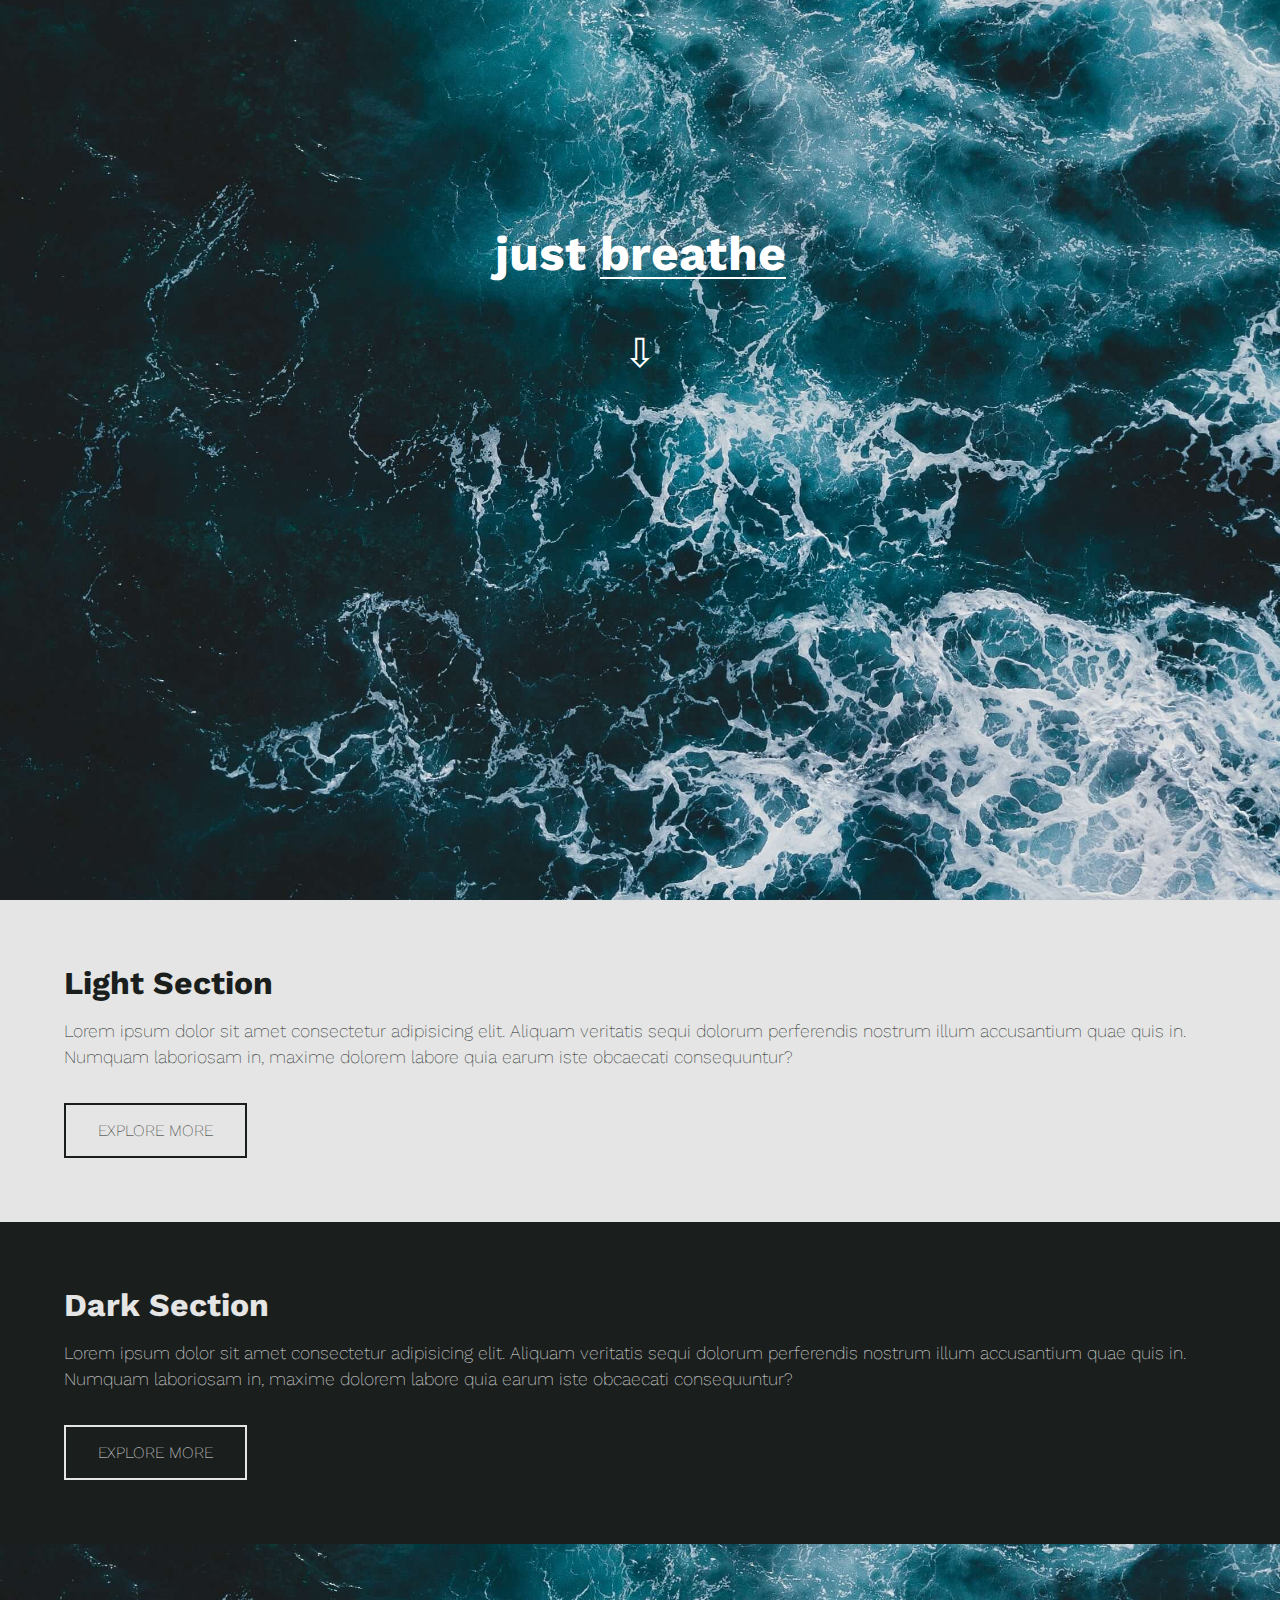
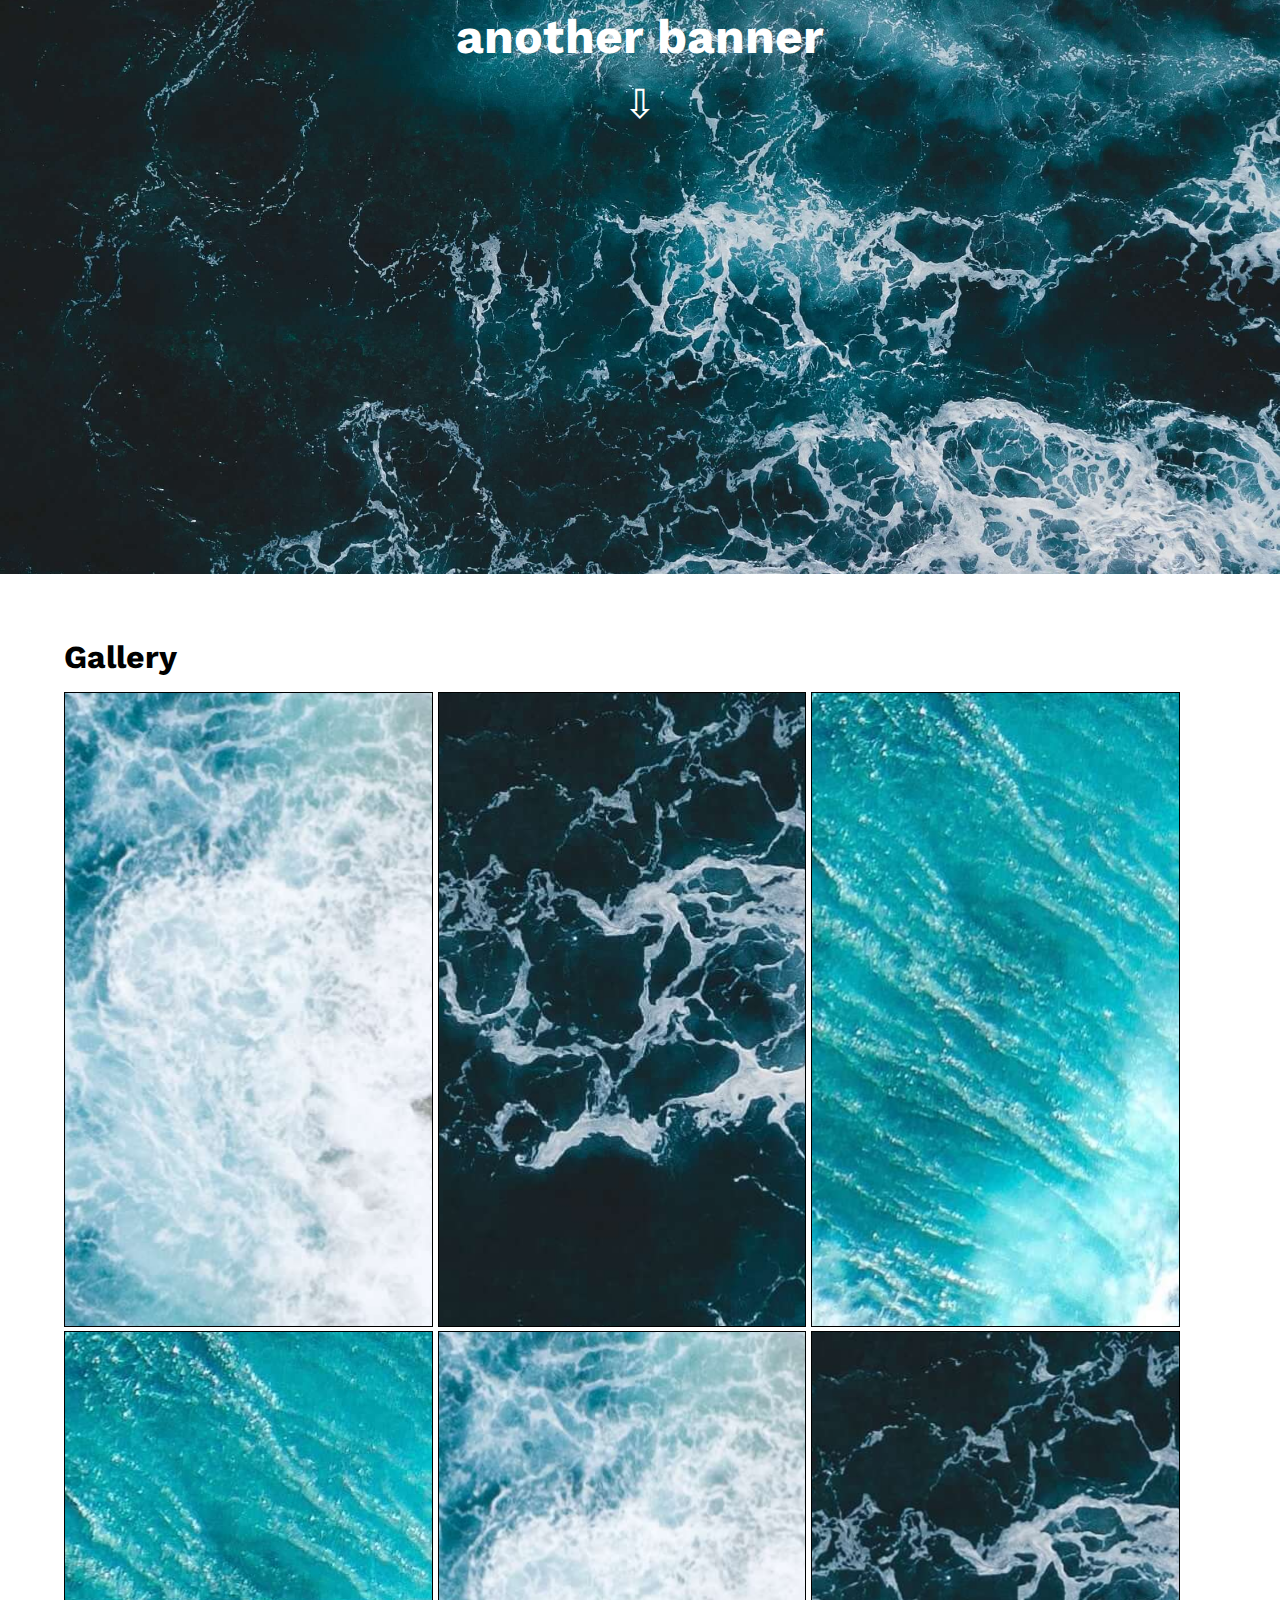
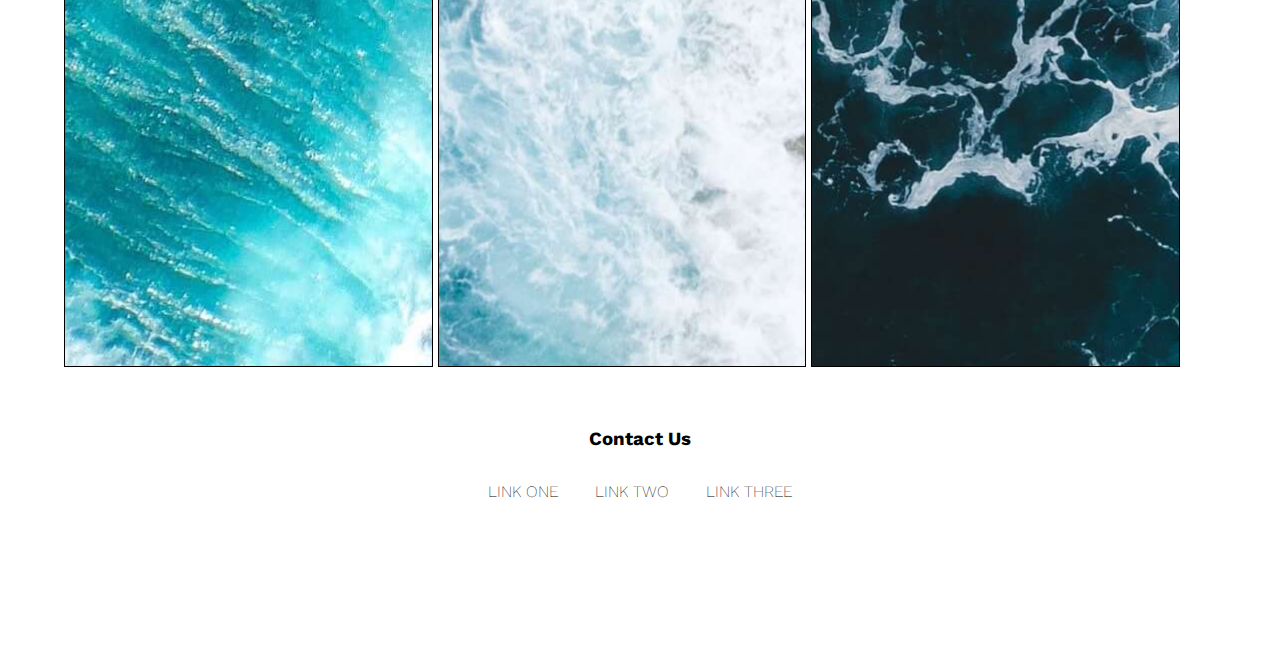
<file: index.html>
<!DOCTYPE html>
<html lang="en">
  <head>
    <meta charset="UTF-8" />
    <meta http-equiv="X-UA-Compatible" content="IE=edge" />
    <meta name="viewport" content="width=device-width, initial-scale=1.0" />
    <title>Just Breathe</title>

    <!-- Google Fonts -->
    <link rel="preconnect" href="https://fonts.googleapis.com" />
    <link rel="preconnect" href="https://fonts.gstatic.com" crossorigin />
    <link
      href="https://fonts.googleapis.com/css2?family=Work+Sans:ital,wght@0,100;0,200;0,300;0,400;0,500;0,600;0,700;0,800;0,900;1,100;1,200;1,300;1,400;1,500;1,600;1,700;1,800;1,900&display=swap"
      rel="stylesheet"
    />

    <link rel="stylesheet" href="src/style.css" />
  </head>
  <body>
    <!-- HEADER -->
    <header>
      <h1>just <span class="breathe">breathe</span></h1>
      <a href="#light" class="downArrow">&#8681;</a>
    </header>

    <!-- LIGHT SECTION -->
    <section class="bg-light" id="light">
      <h2>Light Section</h2>

      <p>
        Lorem ipsum dolor sit amet consectetur adipisicing elit. Aliquam
        veritatis sequi dolorum perferendis nostrum illum accusantium quae quis
        in. Numquam laboriosam in, maxime dolorem labore quia earum iste
        obcaecati consequuntur?
      </p>

      <a href="#" class="button">Explore More</a>
    </section>

    <!-- DARK SECTION -->
    <section class="bg-dark">
      <h2>Dark Section</h2>

      <p>
        Lorem ipsum dolor sit amet consectetur adipisicing elit. Aliquam
        veritatis sequi dolorum perferendis nostrum illum accusantium quae quis
        in. Numquam laboriosam in, maxime dolorem labore quia earum iste
        obcaecati consequuntur?
      </p>

      <a href="#" class="button">Explore More</a>
    </section>

    <!-- BANNER -->
    <section class="banner">
      <h3 class="bigText">another banner</h3>

      <a href="#gallery" class="downArrow">&#8681;</a>
    </section>

    <!-- GALLERY -->
    <section class="gallery" id="gallery">
      <h2>Gallery</h2>
      <div class="bgImageA"></div>
      <div class="bgImageB"></div>
      <div class="bgImageC"></div>
      <div class="bgImageC"></div>
      <div class="bgImageA"></div>
      <div class="bgImageB"></div>
    </sectionclass=id=>

    <!-- FOOTER -->
    <footer>
      <h3>
        Contact Us
      </h3>
      <p>
        <nav>

          <a href="#">Link One</a>
          <a href="#">Link Two</a>
          <a href="#">Link Three</a>
        
        </nav>
      </p>
    </footer>
  </body>
</html>
</file>
<file: src/style.css>
/* image source codes 
1- a5uptAdUmjE
2-  hYAkdFZb-Yg
3- 5cwigXmGWTo
4- a5uptAdUmjE

*/

:root {
  --ff-primary: "Work Sans", sans-serif;

  --clr-neutral-900: #1a1e1d;
  --clr-neutral-600: #707070;
  --clr-neutral-200: #e4e5e4;
  --clr-neutral-100: #ffffff;
}

* {
  margin: 0;
  box-sizing: border-box;
}

body {
  border: none;
  font-family: var(--ff-primary);
  font-weight: 200;
}

html {
  border: none;
}

section {
  padding: 5%;
}

.bg-dark {
  background-color: var(--clr-neutral-900);
  color: var(--clr-neutral-200);
}

.bg-light {
  background-color: var(--clr-neutral-200);
  color: var(--clr-neutral-900);
}

a {
  color: inherit;
  text-decoration: none;
}

header {
  background-image: url(media/JustBreathe-00002.jpg);
  color: white;
  text-align: center;
  padding: 25vh 5%;
  min-height: 100vh;
  background-position: 50% 50%; 
  background-repeat: no-repeat; 
  background-size: cover; 
}

h1 {
  font-size: 3rem;
  margin-bottom: 2rem;
}

.downArrow {
  color: white;
  display: inline-block;
  margin-top: 1rem;
  font-size: 2.5rem;
}

header h1 span {
  border-bottom: 2px solid;
  display: inline-block;
  line-height: 0.95;
}

h2 {
  font-size: 2rem;
  margin-bottom: 1rem;
}

p {
  line-height: 1.5;
  font-weight: 200;
  font-size: 1.1rem;
  margin-bottom: 1rem;
}

.button {
  text-decoration: none;
  text-transform: uppercase;
  border: 2px solid;
  padding: 1rem 2rem;
  display: inline-block;
  margin-top: 1rem;
}

.banner {
  background-image: url(media/JustBreathe-00002.jpg);
  background-size: cover;
  background-position: center;
  min-height: 70vh;
  text-align: center;
}

.bigText {
  color: white;
  font-size: 3rem;
}

.bgImageA,
.bgImageB,
.bgImageC {
  border: 1px solid black;
  display: inline-block;
  width: 32%;
  padding: 5%;
  padding-bottom: 50%;
}

.bgImageA {
  background-image: url(media/JustBreathe-00004.jpg);
  background-position: 50% 50%;
}

.bgImageB {
  background-image: url(media/JustBreathe-00002.jpg);
  background-position: 50% 70%;
}

.bgImageC {
  background-image: url(media/JustBreathe-00001.jpg);
  background-position: 30% 50%;
}

footer {
  padding: 5% 10%;
  text-align: center;
}

footer nav a {
  text-decoration: none;
  text-transform: uppercase;
  padding: 1rem;
  display: inline-block;
}

a:hover {
  color: #648799;
}
</file>
